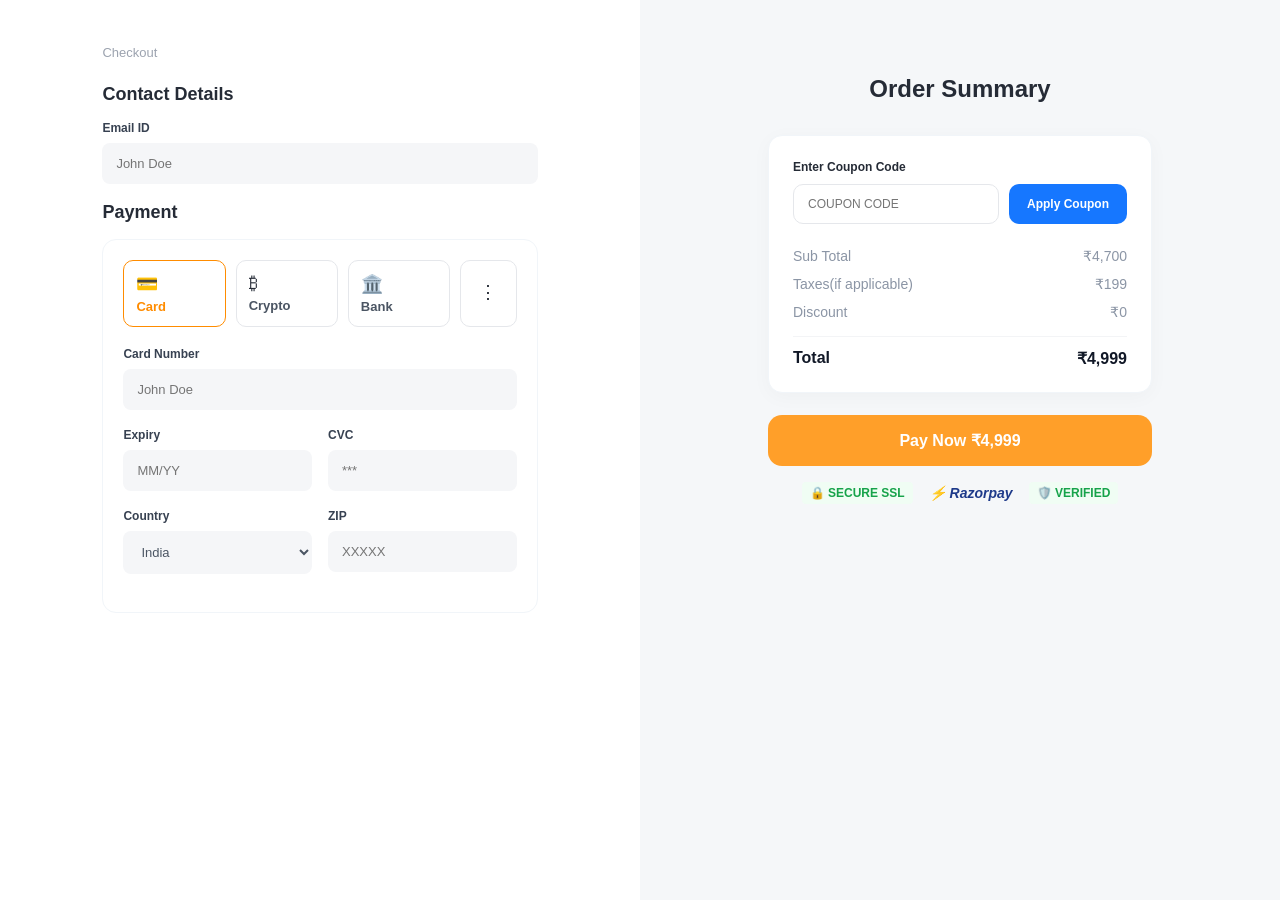
<file: payment.html>
<!DOCTYPE html>
<html lang="en">
<head>
  <meta charset="UTF-8">
  <meta name="viewport" content="width=device-width, initial-scale=1.0">
  <title>Checkout - Thala 7.</title>
  <link rel="stylesheet" href="style.css">
</head>
<body class="checkout-body">

  <div class="checkout-page">
    <div class="checkout-left">
      <p class="top-tag">Checkout</p>

      <h3>Contact Details</h3>
      <div class="form-group">
        <label>Email ID</label>
        <input type="email" placeholder="John Doe">
      </div>

      <h3>Payment</h3>
      <div class="payment-box">
        <div class="method-tabs">
          <div class="method-tab active">
            <span>💳</span>
            <p>Card</p>
          </div>
          <div class="method-tab">
            <span>₿</span>
            <p>Crypto</p>
          </div>
          <div class="method-tab">
            <span>🏛️</span>
            <p>Bank</p>
          </div>
          <div class="method-tab more-tab">
            <span>⋮</span>
          </div>
        </div>

        <div class="form-group">
          <label>Card Number</label>
          <input type="text" placeholder="John Doe">
        </div>

        <div class="two-col">
          <div class="form-group">
            <label>Expiry</label>
            <input type="text" placeholder="MM/YY">
          </div>
          <div class="form-group">
            <label>CVC</label>
            <input type="text" placeholder="***">
          </div>
        </div>

        <div class="two-col">
          <div class="form-group">
            <label>Country</label>
            <select>
              <option>India</option>
              <option>United States</option>
              <option>United Kingdom</option>
            </select>
          </div>
          <div class="form-group">
            <label>ZIP</label>
            <input type="text" placeholder="XXXXX">
          </div>
        </div>
      </div>
    </div>

    <div class="checkout-right">
      <h2>Order Summary</h2>

      <div class="summary-card">
        <label>Enter Coupon Code</label>
        <div class="coupon-row">
          <input type="text" placeholder="COUPON CODE">
          <button class="btn-blue">Apply Coupon</button>
        </div>

        <div class="bill-line">
          <span>Sub Total</span>
          <span>₹4,700</span>
        </div>
        <div class="bill-line">
          <span>Taxes(if applicable)</span>
          <span>₹199</span>
        </div>
        <div class="bill-line">
          <span>Discount</span>
          <span>₹0</span>
        </div>
        <div class="bill-total">
          <span>Total</span>
          <span>₹4,999</span>
        </div>
      </div>

      <button class="btn-pay">Pay Now ₹4,999</button>

      <div class="trust-badges">
        <span class="badge-green">🔒 SECURE SSL</span>
        <span class="badge-razor">⚡ Razorpay</span>
        <span class="badge-green">🛡️ VERIFIED</span>
      </div>
    </div>
  </div>

</body>
</html>
</file>
<file: style.css>
* {
  margin: 0;
  padding: 0;
  box-sizing: border-box;
  font-family: 'Segoe UI', Tahoma, Geneva, Verdana, sans-serif;
}

body {
  background-color: #ffffff;
  color: #252b36;
}

a {
  text-decoration: none;
  color: inherit;
}

.navbar {
  display: flex;
  justify-content: space-between;
  align-items: center;
  padding: 18px 8%;
  background-color: #ffffff;
  border-bottom: 1px solid #f1f3f5;
}

.logo {
  font-size: 22px;
  font-weight: 800;
  color: #ff8c00;
}

.logo span {
  color: #2563eb;
}

.nav-links {
  display: flex;
  gap: 32px;
}

.nav-links a {
  font-size: 14px;
  color: #6b7280;
  font-weight: 500;
}

.nav-links a:hover,
.nav-links a.active {
  color: #111827;
}

.nav-right {
  display: flex;
  align-items: center;
  gap: 14px;
}

.search-box {
  display: flex;
  align-items: center;
  background-color: #f8fafc;
  border: 1px solid #e2e8f0;
  border-radius: 8px;
  padding: 7px 12px;
  gap: 8px;
}

.search-box input {
  border: none;
  background: transparent;
  outline: none;
  font-size: 13px;
  width: 110px;
}

.cart-badge {
  display: flex;
  align-items: center;
  gap: 6px;
  background-color: #f8fafc;
  border: 1px solid #e2e8f0;
  border-radius: 8px;
  padding: 7px 12px;
  font-size: 13px;
  font-weight: 600;
  color: #2563eb;
}

.avatar {
  width: 34px;
  height: 34px;
  border-radius: 50%;
  object-fit: cover;
}

.hero-section {
  display: flex;
  align-items: center;
  justify-content: space-between;
  padding: 40px 8%;
  min-height: 72vh;
  background: linear-gradient(90deg, #fffaf7 65%, #e5e7eb 35%);
}

.hero-left {
  width: 45%;
}

.brand-tag {
  font-size: 18px;
  font-weight: 800;
  letter-spacing: 3px;
  margin-bottom: 18px;
  display: flex;
  flex-direction: column;
}

.brand-tag small {
  font-size: 7px;
  letter-spacing: 2px;
  color: #6b7280;
  margin-top: 2px;
}

.hero-left h1 {
  font-size: 52px;
  line-height: 1.15;
  font-weight: 800;
  color: #252b36;
  margin-bottom: 18px;
}

.hero-left h1 span {
  color: #ff8c00;
}

.hero-left p {
  color: #6b7280;
  font-size: 15px;
  line-height: 1.6;
  margin-bottom: 30px;
  max-width: 400px;
}

.btn-dark {
  display: inline-block;
  background-color: #262d36;
  color: #ffffff;
  padding: 15px 40px;
  border-radius: 30px;
  font-size: 14px;
  font-weight: 600;
}

.btn-dark:hover {
  background-color: #111827;
}

.hero-right {
  width: 52%;
  display: flex;
  justify-content: center;
}

.hero-right img {
  width: 100%;
  max-width: 520px;
  transform: rotate(-18deg);
  filter: drop-shadow(0 25px 25px rgba(0, 0, 0, 0.18));
}

.stats-bar {
  width: 100%;
  background-color: #ff8c00;
  color: #ffffff;
  display: flex;
  justify-content: space-around;
  align-items: center;
  padding: 26px 8%;
}

.stat-item {
  display: flex;
  align-items: center;
  gap: 14px;
}

.stat-icon {
  font-size: 32px;
}

.stat-item h3 {
  font-size: 22px;
  font-weight: 700;
}

.stat-item p {
  font-size: 13px;
  opacity: 0.9;
}

.product-wrapper {
  padding: 25px 8% 60px;
}

.breadcrumb {
  font-size: 12px;
  color: #8b95a5;
  margin-bottom: 30px;
}

.product-container {
  display: flex;
  gap: 50px;
  align-items: flex-start;
}

.product-gallery {
  width: 45%;
}

.main-img-box {
  background-color: #f9fafb;
  border-radius: 14px;
  padding: 40px;
  display: flex;
  justify-content: center;
  align-items: center;
  margin-bottom: 16px;
}

.main-img-box img {
  width: 100%;
  max-width: 340px;
  object-fit: contain;
}

.thumb-row {
  display: flex;
  gap: 12px;
}

.thumb-box {
  flex: 1;
  background-color: #f9fafb;
  border-radius: 10px;
  padding: 12px;
  display: flex;
  justify-content: center;
}

.thumb-box img {
  width: 65px;
  height: 55px;
  object-fit: contain;
}

.product-details {
  width: 55%;
  padding-top: 10px;
}

.product-details h1 {
  font-size: 32px;
  line-height: 1.3;
  color: #252b36;
  margin-bottom: 16px;
}

.product-details .desc {
  color: #6b7280;
  font-size: 14px;
  line-height: 1.65;
  margin-bottom: 28px;
}

.price-row {
  display: flex;
  align-items: center;
  gap: 18px;
  margin-bottom: 28px;
}

.price-box {
  background-color: #f3f6ff;
  color: #2563eb;
  font-size: 28px;
  font-weight: 800;
  padding: 12px 24px;
  border-radius: 12px;
}

.price-box span {
  font-size: 16px;
  vertical-align: top;
}

.tax-info {
  display: flex;
  flex-direction: column;
}

.save-text {
  color: #4caf50;
  font-weight: 700;
  font-size: 16px;
}

.tax-info small {
  color: #8b95a5;
  font-size: 12px;
}

.action-row {
  display: flex;
  gap: 16px;
  align-items: center;
}

.qty-select {
  padding: 16px 22px;
  border-radius: 12px;
  border: none;
  background-color: #f3f4f6;
  font-size: 16px;
  font-weight: 700;
  outline: none;
}

.btn-orange {
  background-color: #ff8c00;
  color: #ffffff;
  padding: 16px 42px;
  border-radius: 12px;
  font-size: 14px;
  font-weight: 700;
  letter-spacing: 0.5px;
}

.cart-wrapper {
  padding: 40px 8%;
}

.cart-wrapper h2 {
  font-size: 30px;
  margin-bottom: 30px;
}

.cart-layout {
  display: flex;
  justify-content: space-between;
  gap: 60px;
}

.cart-left {
  width: 58%;
  display: flex;
  flex-direction: column;
  justify-content: space-between;
}

.cart-table {
  width: 100%;
  border-collapse: collapse;
  margin-bottom: 60px;
}

.cart-table th {
  text-align: left;
  font-size: 13px;
  color: #9ca3af;
  font-weight: 500;
  padding-bottom: 14px;
  border-bottom: 1px solid #f1f5f9;
}

.cart-table td {
  padding: 20px 0;
  font-size: 14px;
  font-weight: 600;
  color: #374151;
}

.qty-ctrl {
  letter-spacing: 2px;
}

.remove-x {
  color: #ef4444;
  font-size: 18px;
  cursor: pointer;
  text-align: right;
}

.continue-link {
  font-size: 16px;
  font-weight: 700;
  color: #374151;
}

.cart-right {
  width: 36%;
}

.summary-card {
  background-color: #ffffff;
  border: 1px solid #f1f5f9;
  border-radius: 14px;
  padding: 24px;
  box-shadow: 0 4px 20px rgba(0, 0, 0, 0.03);
  margin-bottom: 22px;
}

.summary-card label {
  display: block;
  font-size: 12px;
  font-weight: 700;
  margin-bottom: 10px;
}

.coupon-row {
  display: flex;
  gap: 10px;
  margin-bottom: 24px;
}

.coupon-row input {
  flex: 1;
  border: 1px solid #e5e7eb;
  border-radius: 10px;
  padding: 12px 14px;
  font-size: 12px;
  outline: none;
}

.btn-blue {
  background-color: #1677ff;
  color: #ffffff;
  border: none;
  border-radius: 10px;
  padding: 12px 18px;
  font-size: 12px;
  font-weight: 600;
  cursor: pointer;
}

.bill-line {
  display: flex;
  justify-content: space-between;
  font-size: 14px;
  color: #8b95a5;
  margin-bottom: 12px;
}

.bill-total {
  display: flex;
  justify-content: space-between;
  font-size: 16px;
  font-weight: 800;
  color: #111827;
  margin-top: 16px;
  padding-top: 12px;
  border-top: 1px solid #f3f4f6;
}

.btn-pay {
  display: block;
  width: 100%;
  text-align: center;
  background-color: #ff9f29;
  color: #ffffff;
  border: none;
  border-radius: 14px;
  padding: 16px;
  font-size: 16px;
  font-weight: 700;
  cursor: pointer;
  margin-bottom: 16px;
}

.trust-badges {
  display: flex;
  justify-content: center;
  align-items: center;
  gap: 16px;
  font-size: 12px;
  font-weight: 700;
}

.badge-green {
  color: #16a34a;
  background-color: #f0fdf4;
  padding: 4px 8px;
  border-radius: 4px;
}

.badge-razor {
  color: #1e3a8a;
  font-style: italic;
  font-size: 14px;
}

.checkout-page {
  display: flex;
  min-height: 100vh;
}

.checkout-left {
  width: 50%;
  background-color: #ffffff;
  padding: 45px 8%;
}

.top-tag {
  font-size: 13px;
  color: #9ca3af;
  margin-bottom: 24px;
}

.checkout-left h3 {
  font-size: 18px;
  margin-bottom: 16px;
}

.form-group {
  margin-bottom: 18px;
}

.form-group label {
  display: block;
  font-size: 12px;
  font-weight: 600;
  color: #374151;
  margin-bottom: 8px;
}

.form-group input,
.form-group select {
  width: 100%;
  background-color: #f5f6f8;
  border: none;
  border-radius: 8px;
  padding: 13px 14px;
  font-size: 13px;
  color: #4b5563;
  outline: none;
}

.payment-box {
  border: 1px solid #f1f5f9;
  border-radius: 14px;
  padding: 20px;
}

.method-tabs {
  display: flex;
  gap: 10px;
  margin-bottom: 20px;
}

.method-tab {
  flex: 1;
  border: 1px solid #e5e7eb;
  border-radius: 10px;
  padding: 12px;
  cursor: pointer;
}

.method-tab span {
  font-size: 18px;
  display: block;
  margin-bottom: 4px;
}

.method-tab p {
  font-size: 13px;
  font-weight: 600;
  color: #4b5563;
}

.method-tab.active {
  border: 1.5px solid #ff8c00;
  color: #ff8c00;
}

.method-tab.active p {
  color: #ff8c00;
}

.method-tab.more-tab {
  flex: 0.4;
  display: flex;
  align-items: center;
  justify-content: center;
}

.two-col {
  display: flex;
  gap: 16px;
}

.two-col .form-group {
  flex: 1;
}

.checkout-right {
  width: 50%;
  background-color: #f5f7f9;
  padding: 75px 10%;
}

.checkout-right h2 {
  text-align: center;
  font-size: 24px;
  margin-bottom: 32px;
}



@media (max-width: 1199px) {
  .navbar {
    padding: 18px 4%;
  }

  .hero-section {
    padding: 40px 4%;
  }

  .hero-left h1 {
    font-size: 44px;
  }

  .product-wrapper,
  .cart-wrapper {
    padding: 30px 4%;
  }

  .cart-layout {
    gap: 35px;
  }

  .checkout-left {
    padding: 40px 5%;
  }

  .checkout-right {
    padding: 65px 6%;
  }
}

@media (max-width: 991px) {
  .navbar {
    flex-wrap: wrap;
    gap: 15px;
  }

  .nav-links {
    order: 3;
    width: 100%;
    justify-content: center;
    padding-top: 10px;
    border-top: 1px solid #f1f3f5;
  }

  .hero-section {
    flex-direction: column;
    text-align: center;
    background: #fffaf7;
    padding: 45px 6%;
    gap: 40px;
  }

  .hero-left,
  .hero-right {
    width: 100%;
  }

  .brand-tag {
    align-items: center;
  }

  .hero-left p {
    margin: 0 auto 28px;
  }

  .hero-right img {
    max-width: 400px;
    transform: rotate(-12deg);
  }

  .stats-bar {
    flex-wrap: wrap;
    gap: 24px;
    padding: 28px 6%;
  }

  .stat-item {
    width: 45%;
    justify-content: center;
  }

  .product-container {
    flex-direction: column;
    gap: 30px;
  }

  .product-gallery,
  .product-details {
    width: 100%;
  }

  .cart-layout {
    flex-direction: column;
    gap: 40px;
  }

  .cart-left,
  .cart-right {
    width: 100%;
  }

  .cart-table {
    margin-bottom: 30px;
  }

  .checkout-page {
    flex-direction: column;
  }

  .checkout-left,
  .checkout-right {
    width: 100%;
    padding: 40px 6%;
  }
}

@media (max-width: 600px) {
  .navbar {
    padding: 14px 4%;
  }

  .nav-links {
    gap: 16px;
    flex-wrap: wrap;
  }

  .nav-links a {
    font-size: 13px;
  }

  .search-box input {
    width: 75px;
  }

  .hero-left h1 {
    font-size: 34px;
  }

  .hero-right img {
    max-width: 280px;
  }

  .stats-bar {
    flex-direction: column;
    align-items: flex-start;
    padding: 24px 10%;
  }

  .stat-item {
    width: 100%;
    justify-content: flex-start;
  }

  .product-details h1 {
    font-size: 24px;
  }

  .price-row {
    flex-direction: column;
    align-items: flex-start;
    gap: 10px;
  }

  .action-row {
    flex-direction: column;
    align-items: stretch;
  }

  .btn-orange {
    text-align: center;
  }

  .cart-table th,
  .cart-table td {
    font-size: 12px;
    padding: 14px 4px;
  }

  .coupon-row {
    flex-direction: column;
  }

  .method-tabs {
    flex-wrap: wrap;
  }

  .method-tab {
    min-width: 45%;
  }

  .two-col {
    flex-direction: column;
    gap: 0;
  }
}
</file>
